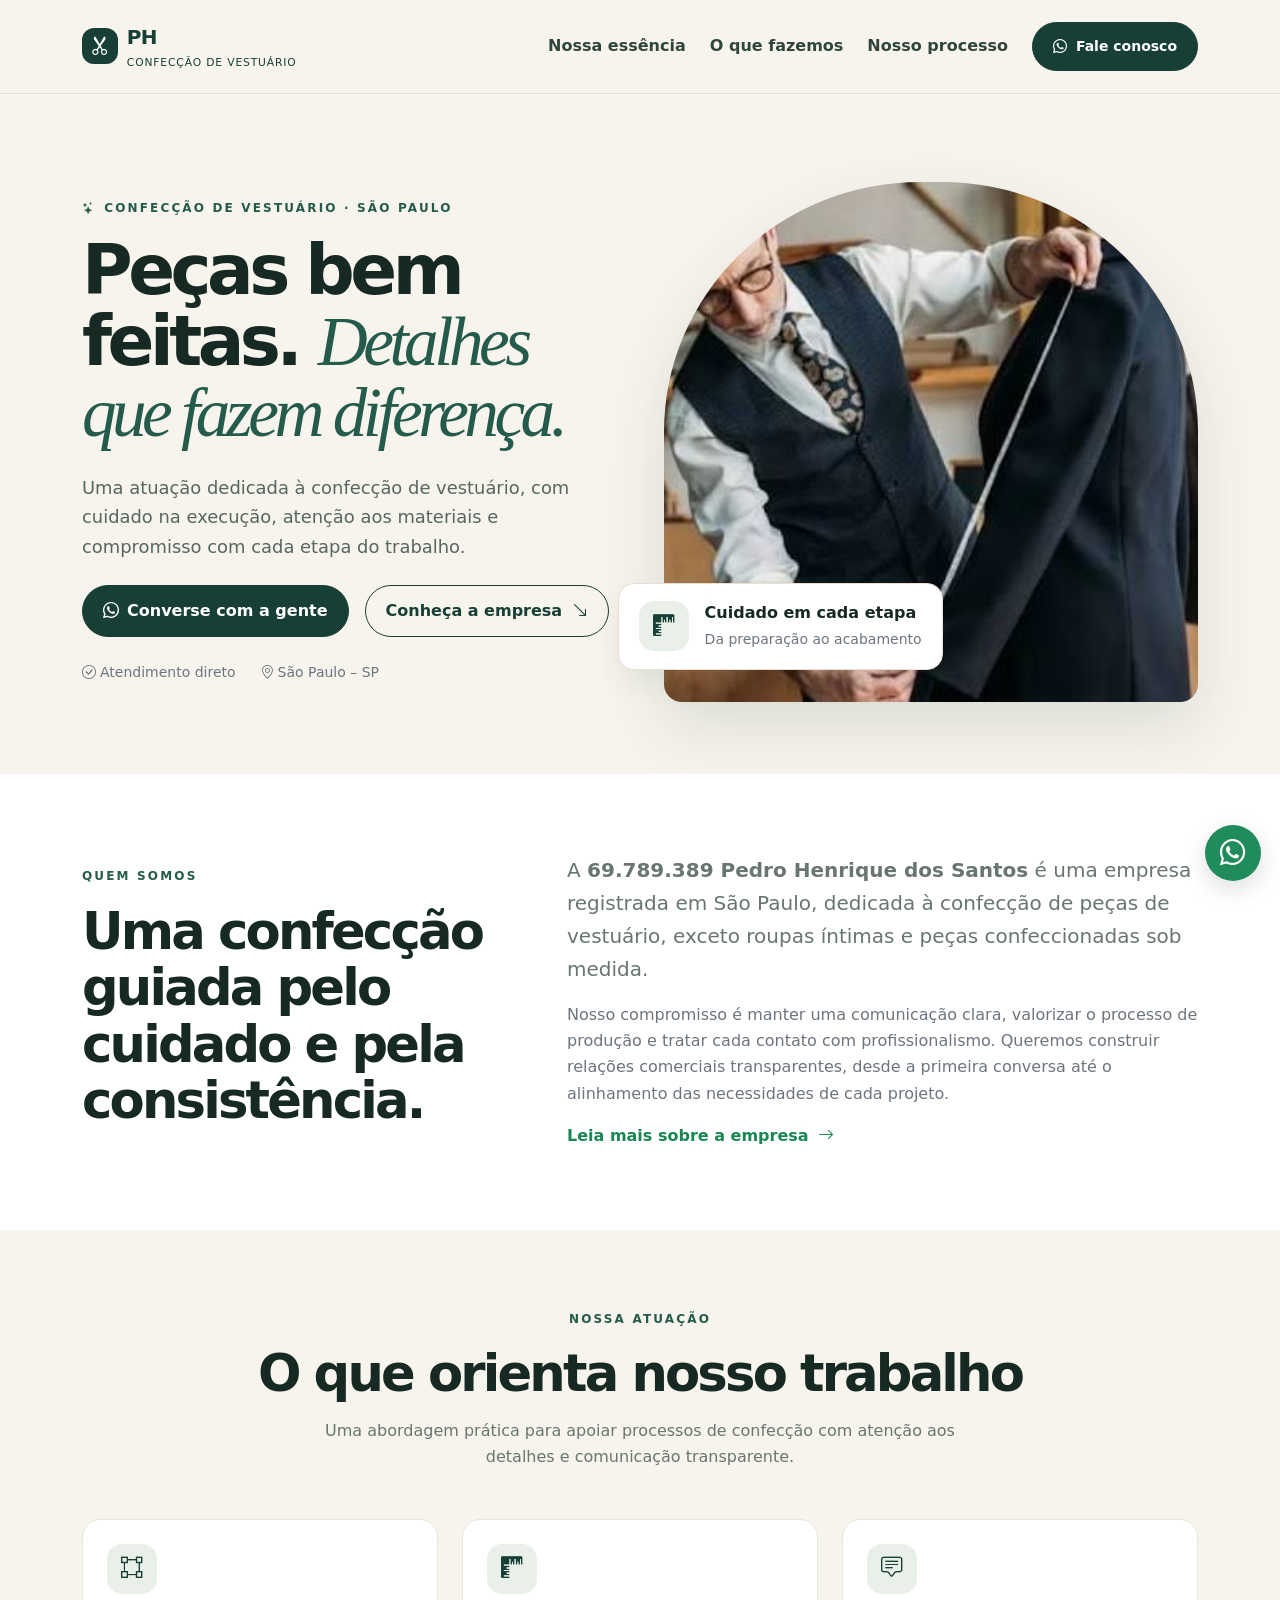
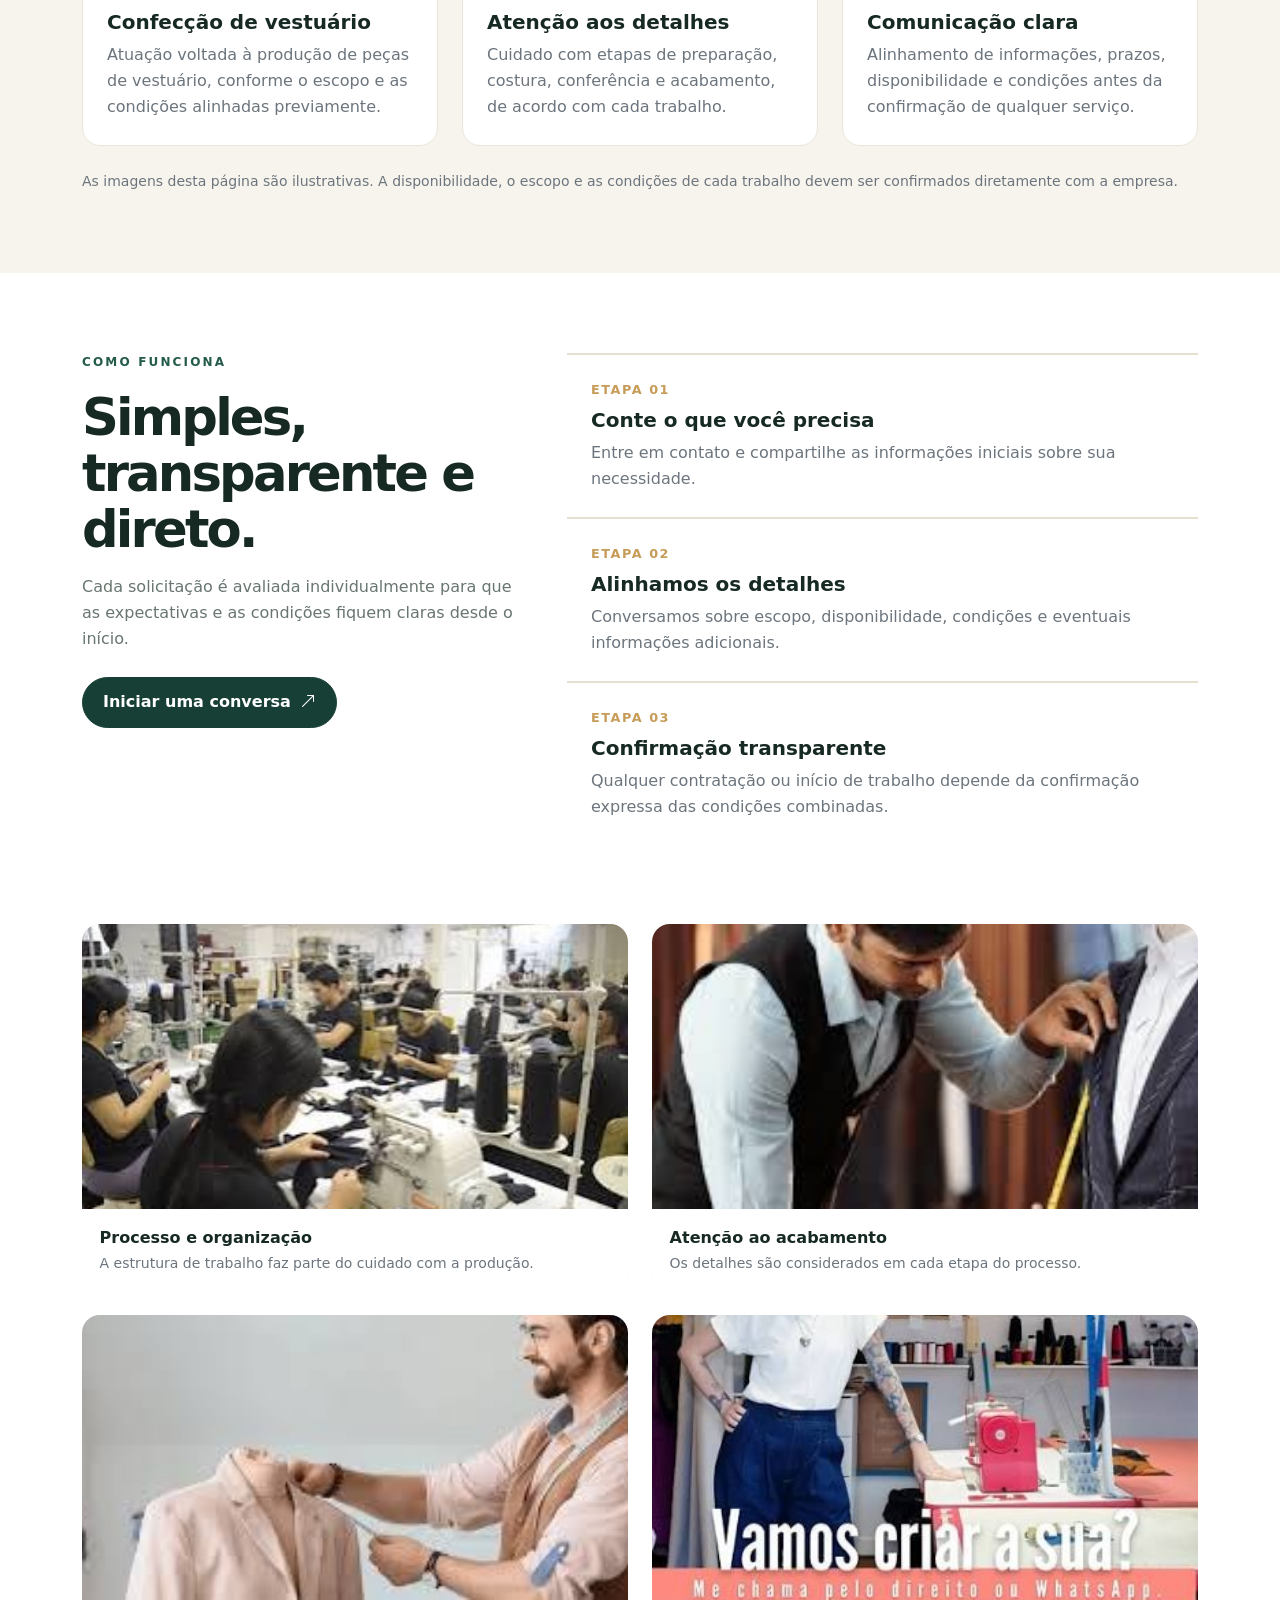
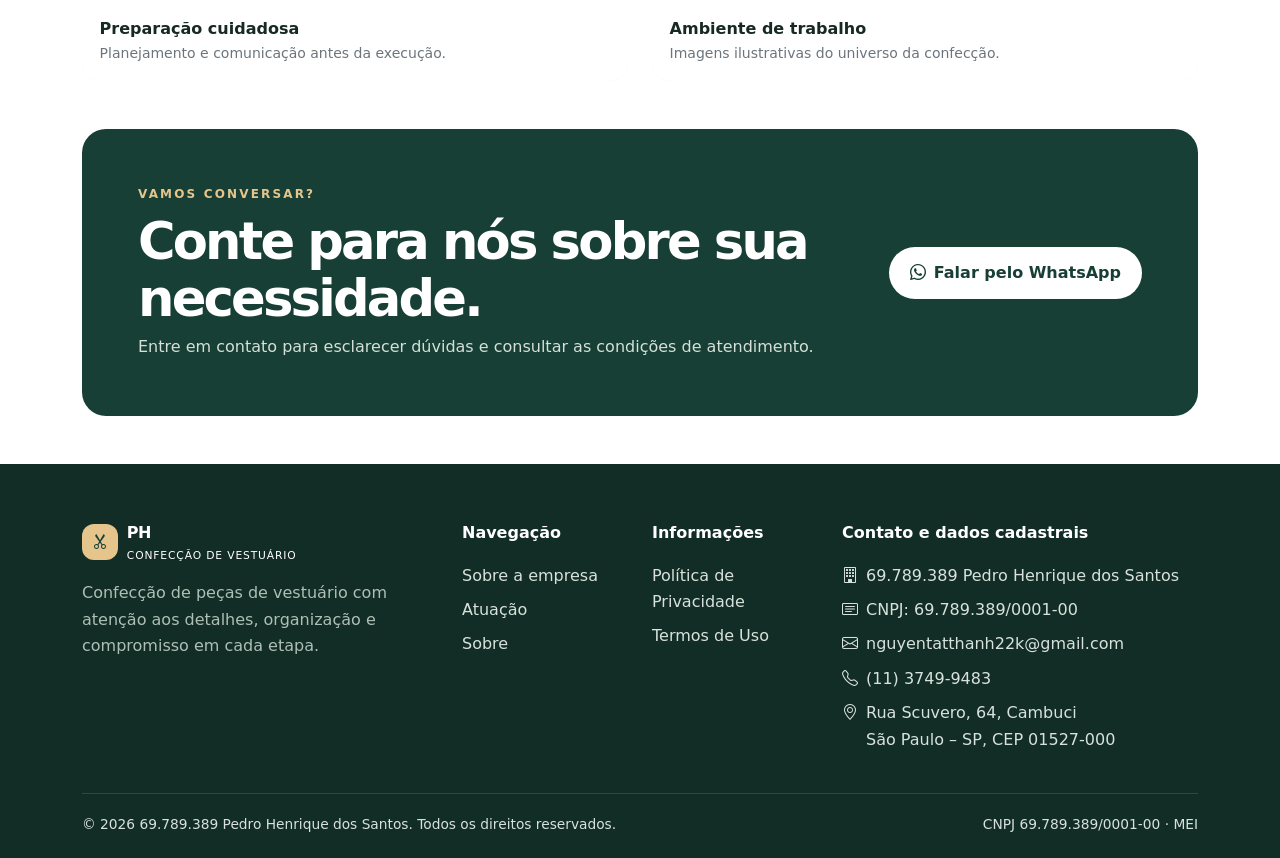
<file: index.html>
<!doctype html>
<html lang="pt-BR"><head><meta charset="utf-8"><meta name="viewport" content="width=device-width, initial-scale=1">
<meta name="description" content="69.789.389 Pedro Henrique dos Santos — confecção de peças de vestuário em São Paulo, SP. Conheça nossa atuação e entre em contato.">
<meta name="theme-color" content="#173f35"><title>PH Confecção de Vestuário | São Paulo</title>
<link href="https://cdn.jsdelivr.net/npm/bootstrap@5.3.3/dist/css/bootstrap.min.css" rel="stylesheet">
<link href="https://cdn.jsdelivr.net/npm/bootstrap-icons@1.11.3/font/bootstrap-icons.min.css" rel="stylesheet"><link href="styles.css" rel="stylesheet"></head><body>

<nav class="navbar navbar-expand-lg sticky-top">
 <div class="container py-2">
  <a class="navbar-brand d-flex align-items-center" href="index.html"><span class="brand-mark"><i class="bi bi-scissors"></i></span><span>PH <span class="d-block small fw-normal" style="font-size:.67rem;letter-spacing:.08em">CONFECÇÃO DE VESTUÁRIO</span></span></a>
  <button class="navbar-toggler" type="button" data-bs-toggle="collapse" data-bs-target="#mainNav" aria-controls="mainNav" aria-expanded="false" aria-label="Abrir menu"><span class="navbar-toggler-icon"></span></button>
  <div class="collapse navbar-collapse" id="mainNav"><ul class="navbar-nav ms-auto align-items-lg-center gap-lg-2">
   <li class="nav-item"><a class="nav-link" href="index.html#sobre">Nossa essência</a></li><li class="nav-item"><a class="nav-link" href="index.html#servicos">O que fazemos</a></li><li class="nav-item"><a class="nav-link" href="index.html#processo">Nosso processo</a></li><li class="nav-item ms-lg-2"><a class="btn btn-forest btn-sm" href="https://wa.me/551137499483" target="_blank" rel="noopener"><i class="bi bi-whatsapp me-1"></i> Fale conosco</a></li>
  </ul></div>
 </div>
</nav>

<main>
<section class="hero"><div class="container"><div class="row align-items-center g-5">
 <div class="col-lg-6"><div class="eyebrow mb-3"><i class="bi bi-stars me-2"></i>Confecção de vestuário · São Paulo</div>
 <h1>Peças bem feitas. <em>Detalhes que fazem diferença.</em></h1>
 <p class="hero-copy mt-4 mb-4">Uma atuação dedicada à confecção de vestuário, com cuidado na execução, atenção aos materiais e compromisso com cada etapa do trabalho.</p>
 <div class="d-flex flex-wrap gap-3"><a href="https://wa.me/551137499483" target="_blank" rel="noopener" class="btn btn-forest"><i class="bi bi-whatsapp me-2"></i>Converse com a gente</a><a href="#sobre" class="btn btn-outline-forest">Conheça a empresa <i class="bi bi-arrow-down-right ms-1"></i></a></div>
 <div class="d-flex flex-wrap gap-4 mt-4 small text-secondary"><span><i class="bi bi-check-circle me-1"></i>Atendimento direto</span><span><i class="bi bi-geo-alt me-1"></i>São Paulo – SP</span></div></div>
 <div class="col-lg-6 position-relative"><img class="hero-image" src="assets/alfaiate-calca.jpg" alt="Profissional avaliando o caimento de uma peça de vestuário"><div class="hero-badge"><div class="d-flex align-items-center gap-3"><span class="icon-box mb-0"><i class="bi bi-rulers"></i></span><div><strong class="d-block">Cuidado em cada etapa</strong><small class="text-secondary">Da preparação ao acabamento</small></div></div></div></div>
</div></div></section>
<section class="section-pad" id="sobre"><div class="container"><div class="row align-items-center g-5">
 <div class="col-lg-5"><div class="eyebrow mb-3">Quem somos</div><h2 class="section-title">Uma confecção guiada pelo cuidado e pela consistência.</h2></div>
 <div class="col-lg-7"><p class="section-intro fs-5">A <strong>69.789.389 Pedro Henrique dos Santos</strong> é uma empresa registrada em São Paulo, dedicada à confecção de peças de vestuário, exceto roupas íntimas e peças confeccionadas sob medida.</p><p class="text-secondary">Nosso compromisso é manter uma comunicação clara, valorizar o processo de produção e tratar cada contato com profissionalismo. Queremos construir relações comerciais transparentes, desde a primeira conversa até o alinhamento das necessidades de cada projeto.</p><a href="sobre.html" class="link-success fw-bold text-decoration-none">Leia mais sobre a empresa <i class="bi bi-arrow-right ms-1"></i></a></div>
</div></div></section>
<section class="section-pad soft-bg" id="servicos"><div class="container"><div class="text-center mx-auto mb-5"><div class="eyebrow mb-3">Nossa atuação</div><h2 class="section-title">O que orienta nosso trabalho</h2><p class="section-intro mx-auto mt-3">Uma abordagem prática para apoiar processos de confecção com atenção aos detalhes e comunicação transparente.</p></div>
 <div class="row g-4">
  <div class="col-md-6 col-lg-4"><div class="feature-card"><div class="icon-box"><i class="bi bi-bounding-box"></i></div><h3 class="h5 fw-bold">Confecção de vestuário</h3><p class="text-secondary mb-0">Atuação voltada à produção de peças de vestuário, conforme o escopo e as condições alinhadas previamente.</p></div></div>
  <div class="col-md-6 col-lg-4"><div class="feature-card"><div class="icon-box"><i class="bi bi-rulers"></i></div><h3 class="h5 fw-bold">Atenção aos detalhes</h3><p class="text-secondary mb-0">Cuidado com etapas de preparação, costura, conferência e acabamento, de acordo com cada trabalho.</p></div></div>
  <div class="col-md-6 col-lg-4"><div class="feature-card"><div class="icon-box"><i class="bi bi-chat-square-text"></i></div><h3 class="h5 fw-bold">Comunicação clara</h3><p class="text-secondary mb-0">Alinhamento de informações, prazos, disponibilidade e condições antes da confirmação de qualquer serviço.</p></div></div>
 </div>
 <p class="small text-secondary mt-4 mb-0">As imagens desta página são ilustrativas. A disponibilidade, o escopo e as condições de cada trabalho devem ser confirmados diretamente com a empresa.</p>
</div></section>
<section class="section-pad" id="processo"><div class="container"><div class="row g-5"><div class="col-lg-5"><div class="eyebrow mb-3">Como funciona</div><h2 class="section-title">Simples, transparente e direto.</h2><p class="section-intro mt-3">Cada solicitação é avaliada individualmente para que as expectativas e as condições fiquem claras desde o início.</p><a class="btn btn-forest mt-2" href="https://wa.me/551137499483" target="_blank" rel="noopener">Iniciar uma conversa <i class="bi bi-arrow-up-right ms-1"></i></a></div>
 <div class="col-lg-7"><div class="process-card"><div class="process-number">ETAPA 01</div><h3 class="h5 fw-bold mt-2">Conte o que você precisa</h3><p class="text-secondary mb-0">Entre em contato e compartilhe as informações iniciais sobre sua necessidade.</p></div><div class="process-card"><div class="process-number">ETAPA 02</div><h3 class="h5 fw-bold mt-2">Alinhamos os detalhes</h3><p class="text-secondary mb-0">Conversamos sobre escopo, disponibilidade, condições e eventuais informações adicionais.</p></div><div class="process-card"><div class="process-number">ETAPA 03</div><h3 class="h5 fw-bold mt-2">Confirmação transparente</h3><p class="text-secondary mb-0">Qualquer contratação ou início de trabalho depende da confirmação expressa das condições combinadas.</p></div></div>
</div></div></section>
<section class="pb-5"><div class="container"><div class="row g-4">
 <div class="col-md-6"><div class="photo-card"><img src="assets/oficina-costura.jpg" alt="Ambiente de produção com máquinas de costura" loading="lazy"><div class="photo-caption"><strong>Processo e organização</strong><div class="small text-secondary">A estrutura de trabalho faz parte do cuidado com a produção.</div></div></div></div>
 <div class="col-md-6"><div class="photo-card"><img src="assets/acabamento-terno.jpg" alt="Profissional conferindo detalhes de uma peça de roupa" loading="lazy"><div class="photo-caption"><strong>Atenção ao acabamento</strong><div class="small text-secondary">Os detalhes são considerados em cada etapa do processo.</div></div></div></div>
 <div class="col-md-6"><div class="photo-card"><img src="assets/modelagem-vestuario.jpg" alt="Profissional preparando uma peça de vestuário" loading="lazy"><div class="photo-caption"><strong>Preparação cuidadosa</strong><div class="small text-secondary">Planejamento e comunicação antes da execução.</div></div></div></div>
 <div class="col-md-6"><div class="photo-card"><img src="assets/atelier-vestuario.jpg" alt="Ateliê de confecção e equipamentos de costura" loading="lazy"><div class="photo-caption"><strong>Ambiente de trabalho</strong><div class="small text-secondary">Imagens ilustrativas do universo da confecção.</div></div></div></div>
</div></div></section>
<section class="pb-5"><div class="container"><div class="cta-band d-lg-flex align-items-center justify-content-between gap-4"><div><div class="eyebrow mb-2" style="color:#e5c58b">Vamos conversar?</div><h2 class="section-title text-white mb-2">Conte para nós sobre sua necessidade.</h2><p class="mb-0">Entre em contato para esclarecer dúvidas e consultar as condições de atendimento.</p></div><div class="mt-4 mt-lg-0 flex-shrink-0"><a class="btn" href="https://wa.me/551137499483" target="_blank" rel="noopener"><i class="bi bi-whatsapp me-2"></i>Falar pelo WhatsApp</a></div></div></div></section>
</main>

<footer class="footer">
 <div class="container">
  <div class="row g-4">
   <div class="col-lg-4"><a class="navbar-brand text-white d-flex align-items-center mb-3" href="index.html"><span class="brand-mark" style="background:#e5c58b;color:#173f35"><i class="bi bi-scissors"></i></span><span class="text-white">PH <span class="d-block small fw-normal" style="font-size:.67rem;letter-spacing:.08em">CONFECÇÃO DE VESTUÁRIO</span></span></a><p class="muted">Confecção de peças de vestuário com atenção aos detalhes, organização e compromisso em cada etapa.</p></div>
   <div class="col-6 col-lg-2"><div class="footer-heading mb-3">Navegação</div><p class="mb-2"><a href="index.html#sobre">Sobre a empresa</a></p><p class="mb-2"><a href="index.html#servicos">Atuação</a></p><p class="mb-2"><a href="sobre.html">Sobre</a></p></div>
   <div class="col-6 col-lg-2"><div class="footer-heading mb-3">Informações</div><p class="mb-2"><a href="politica-privacidade.html">Política de Privacidade</a></p><p class="mb-2"><a href="termos-de-uso.html">Termos de Uso</a></p></div>
   <div class="col-lg-4"><div class="footer-heading mb-3">Contato e dados cadastrais</div>
    <p class="mb-2"><i class="bi bi-building me-2"></i>69.789.389 Pedro Henrique dos Santos</p>
    <p class="mb-2"><i class="bi bi-card-text me-2"></i>CNPJ: 69.789.389/0001-00</p>
    <p class="mb-2"><i class="bi bi-envelope me-2"></i><a href="mailto:nguyentatthanh22k@gmail.com">nguyentatthanh22k@gmail.com</a></p>
    <p class="mb-2"><i class="bi bi-telephone me-2"></i><a href="tel:+551137499483">(11) 3749-9483</a></p>
    <p class="mb-0"><i class="bi bi-geo-alt me-2"></i>Rua Scuvero, 64, Cambuci<br><span class="ms-4">São Paulo – SP, CEP 01527-000</span></p>
   </div>
  </div>
  <div class="footer-bottom d-flex flex-column flex-md-row justify-content-between gap-2"><span>© 2026 69.789.389 Pedro Henrique dos Santos. Todos os direitos reservados.</span><span>CNPJ 69.789.389/0001-00 · MEI</span></div>
 </div>
</footer>
<a class="whatsapp-float" href="https://wa.me/551137499483" target="_blank" rel="noopener" aria-label="Entrar em contato pelo WhatsApp"><i class="bi bi-whatsapp"></i></a>
<script src="https://cdn.jsdelivr.net/npm/bootstrap@5.3.3/dist/js/bootstrap.bundle.min.js"></script></body></html>
</file>
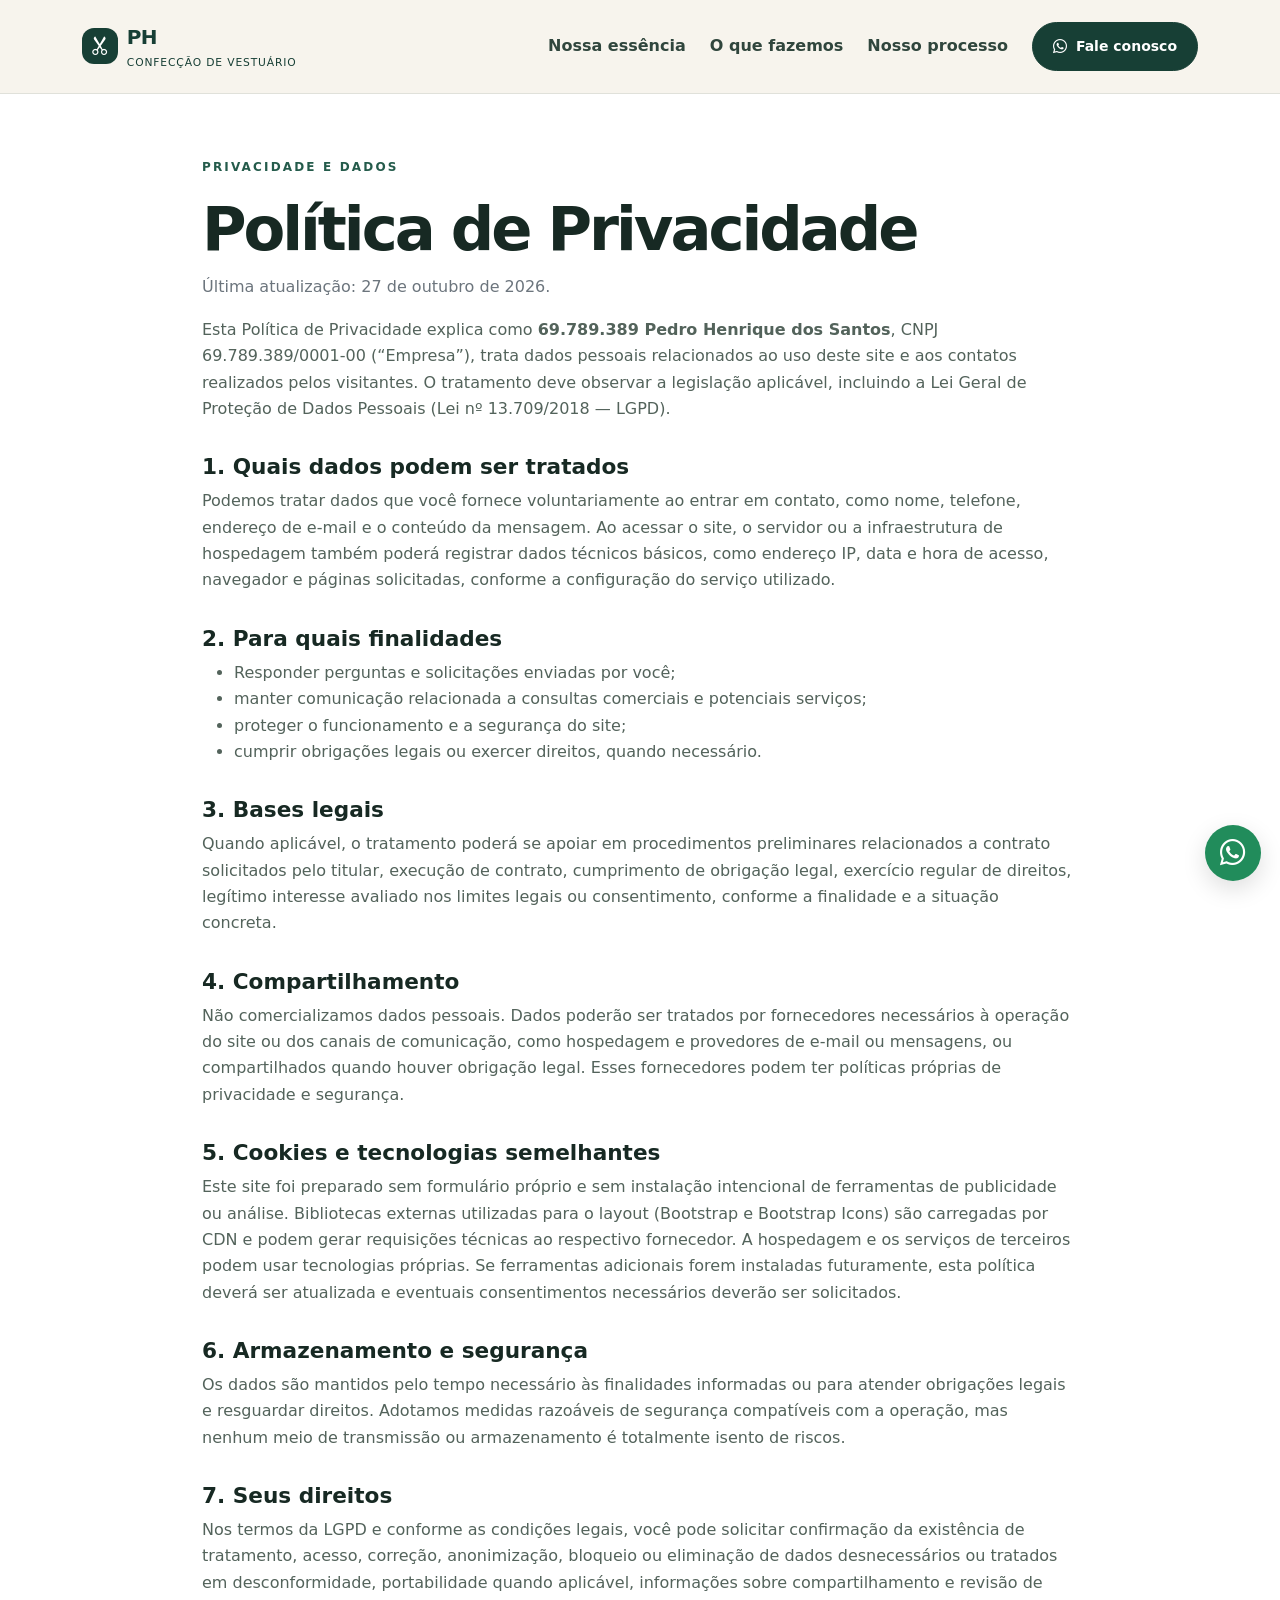
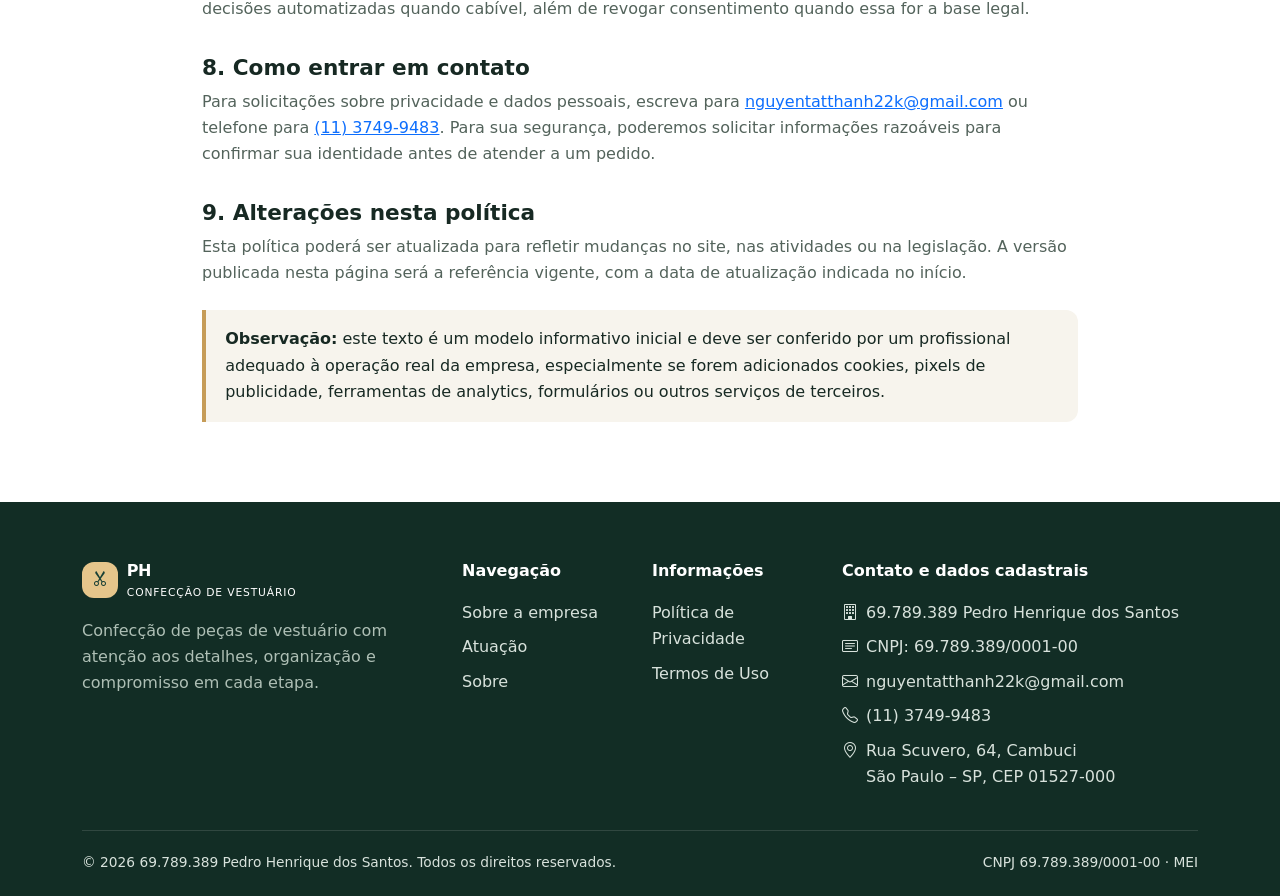
<file: politica-privacidade.html>
<!doctype html>
<html lang="pt-BR"><head><meta charset="utf-8"><meta name="viewport" content="width=device-width, initial-scale=1">
<meta name="description" content="69.789.389 Pedro Henrique dos Santos — confecção de peças de vestuário em São Paulo, SP. Conheça nossa atuação e entre em contato.">
<meta name="theme-color" content="#173f35"><title>Política de Privacidade | PH Confecção de Vestuário</title>
<link href="https://cdn.jsdelivr.net/npm/bootstrap@5.3.3/dist/css/bootstrap.min.css" rel="stylesheet">
<link href="https://cdn.jsdelivr.net/npm/bootstrap-icons@1.11.3/font/bootstrap-icons.min.css" rel="stylesheet"><link href="styles.css" rel="stylesheet"></head><body>

<nav class="navbar navbar-expand-lg sticky-top">
 <div class="container py-2">
  <a class="navbar-brand d-flex align-items-center" href="index.html"><span class="brand-mark"><i class="bi bi-scissors"></i></span><span>PH <span class="d-block small fw-normal" style="font-size:.67rem;letter-spacing:.08em">CONFECÇÃO DE VESTUÁRIO</span></span></a>
  <button class="navbar-toggler" type="button" data-bs-toggle="collapse" data-bs-target="#mainNav" aria-controls="mainNav" aria-expanded="false" aria-label="Abrir menu"><span class="navbar-toggler-icon"></span></button>
  <div class="collapse navbar-collapse" id="mainNav"><ul class="navbar-nav ms-auto align-items-lg-center gap-lg-2">
   <li class="nav-item"><a class="nav-link" href="index.html#sobre">Nossa essência</a></li><li class="nav-item"><a class="nav-link" href="index.html#servicos">O que fazemos</a></li><li class="nav-item"><a class="nav-link" href="index.html#processo">Nosso processo</a></li><li class="nav-item ms-lg-2"><a class="btn btn-forest btn-sm" href="https://wa.me/551137499483" target="_blank" rel="noopener"><i class="bi bi-whatsapp me-1"></i> Fale conosco</a></li>
  </ul></div>
 </div>
</nav>

<main class="legal-main"><div class="container"><div class="eyebrow mb-3">Privacidade e dados</div><h1>Política de Privacidade</h1><p class="text-secondary">Última atualização: 27 de outubro de 2026.</p>
<p>Esta Política de Privacidade explica como <strong>69.789.389 Pedro Henrique dos Santos</strong>, CNPJ 69.789.389/0001-00 (“Empresa”), trata dados pessoais relacionados ao uso deste site e aos contatos realizados pelos visitantes. O tratamento deve observar a legislação aplicável, incluindo a Lei Geral de Proteção de Dados Pessoais (Lei nº 13.709/2018 — LGPD).</p>
<h2>1. Quais dados podem ser tratados</h2><p>Podemos tratar dados que você fornece voluntariamente ao entrar em contato, como nome, telefone, endereço de e-mail e o conteúdo da mensagem. Ao acessar o site, o servidor ou a infraestrutura de hospedagem também poderá registrar dados técnicos básicos, como endereço IP, data e hora de acesso, navegador e páginas solicitadas, conforme a configuração do serviço utilizado.</p>
<h2>2. Para quais finalidades</h2><ul><li>Responder perguntas e solicitações enviadas por você;</li><li>manter comunicação relacionada a consultas comerciais e potenciais serviços;</li><li>proteger o funcionamento e a segurança do site;</li><li>cumprir obrigações legais ou exercer direitos, quando necessário.</li></ul>
<h2>3. Bases legais</h2><p>Quando aplicável, o tratamento poderá se apoiar em procedimentos preliminares relacionados a contrato solicitados pelo titular, execução de contrato, cumprimento de obrigação legal, exercício regular de direitos, legítimo interesse avaliado nos limites legais ou consentimento, conforme a finalidade e a situação concreta.</p>
<h2>4. Compartilhamento</h2><p>Não comercializamos dados pessoais. Dados poderão ser tratados por fornecedores necessários à operação do site ou dos canais de comunicação, como hospedagem e provedores de e-mail ou mensagens, ou compartilhados quando houver obrigação legal. Esses fornecedores podem ter políticas próprias de privacidade e segurança.</p>
<h2>5. Cookies e tecnologias semelhantes</h2><p>Este site foi preparado sem formulário próprio e sem instalação intencional de ferramentas de publicidade ou análise. Bibliotecas externas utilizadas para o layout (Bootstrap e Bootstrap Icons) são carregadas por CDN e podem gerar requisições técnicas ao respectivo fornecedor. A hospedagem e os serviços de terceiros podem usar tecnologias próprias. Se ferramentas adicionais forem instaladas futuramente, esta política deverá ser atualizada e eventuais consentimentos necessários deverão ser solicitados.</p>
<h2>6. Armazenamento e segurança</h2><p>Os dados são mantidos pelo tempo necessário às finalidades informadas ou para atender obrigações legais e resguardar direitos. Adotamos medidas razoáveis de segurança compatíveis com a operação, mas nenhum meio de transmissão ou armazenamento é totalmente isento de riscos.</p>
<h2>7. Seus direitos</h2><p>Nos termos da LGPD e conforme as condições legais, você pode solicitar confirmação da existência de tratamento, acesso, correção, anonimização, bloqueio ou eliminação de dados desnecessários ou tratados em desconformidade, portabilidade quando aplicável, informações sobre compartilhamento e revisão de decisões automatizadas quando cabível, além de revogar consentimento quando essa for a base legal.</p>
<h2>8. Como entrar em contato</h2><p>Para solicitações sobre privacidade e dados pessoais, escreva para <a href="mailto:nguyentatthanh22k@gmail.com">nguyentatthanh22k@gmail.com</a> ou telefone para <a href="tel:+551137499483">(11) 3749-9483</a>. Para sua segurança, poderemos solicitar informações razoáveis para confirmar sua identidade antes de atender a um pedido.</p>
<h2>9. Alterações nesta política</h2><p>Esta política poderá ser atualizada para refletir mudanças no site, nas atividades ou na legislação. A versão publicada nesta página será a referência vigente, com a data de atualização indicada no início.</p>
<div class="notice mt-4"><strong>Observação:</strong> este texto é um modelo informativo inicial e deve ser conferido por um profissional adequado à operação real da empresa, especialmente se forem adicionados cookies, pixels de publicidade, ferramentas de analytics, formulários ou outros serviços de terceiros.</div>
</div></main>

<footer class="footer">
 <div class="container">
  <div class="row g-4">
   <div class="col-lg-4"><a class="navbar-brand text-white d-flex align-items-center mb-3" href="index.html"><span class="brand-mark" style="background:#e5c58b;color:#173f35"><i class="bi bi-scissors"></i></span><span class="text-white">PH <span class="d-block small fw-normal" style="font-size:.67rem;letter-spacing:.08em">CONFECÇÃO DE VESTUÁRIO</span></span></a><p class="muted">Confecção de peças de vestuário com atenção aos detalhes, organização e compromisso em cada etapa.</p></div>
   <div class="col-6 col-lg-2"><div class="footer-heading mb-3">Navegação</div><p class="mb-2"><a href="index.html#sobre">Sobre a empresa</a></p><p class="mb-2"><a href="index.html#servicos">Atuação</a></p><p class="mb-2"><a href="sobre.html">Sobre</a></p></div>
   <div class="col-6 col-lg-2"><div class="footer-heading mb-3">Informações</div><p class="mb-2"><a href="politica-privacidade.html">Política de Privacidade</a></p><p class="mb-2"><a href="termos-de-uso.html">Termos de Uso</a></p></div>
   <div class="col-lg-4"><div class="footer-heading mb-3">Contato e dados cadastrais</div>
    <p class="mb-2"><i class="bi bi-building me-2"></i>69.789.389 Pedro Henrique dos Santos</p>
    <p class="mb-2"><i class="bi bi-card-text me-2"></i>CNPJ: 69.789.389/0001-00</p>
    <p class="mb-2"><i class="bi bi-envelope me-2"></i><a href="mailto:nguyentatthanh22k@gmail.com">nguyentatthanh22k@gmail.com</a></p>
    <p class="mb-2"><i class="bi bi-telephone me-2"></i><a href="tel:+551137499483">(11) 3749-9483</a></p>
    <p class="mb-0"><i class="bi bi-geo-alt me-2"></i>Rua Scuvero, 64, Cambuci<br><span class="ms-4">São Paulo – SP, CEP 01527-000</span></p>
   </div>
  </div>
  <div class="footer-bottom d-flex flex-column flex-md-row justify-content-between gap-2"><span>© 2026 69.789.389 Pedro Henrique dos Santos. Todos os direitos reservados.</span><span>CNPJ 69.789.389/0001-00 · MEI</span></div>
 </div>
</footer>
<a class="whatsapp-float" href="https://wa.me/551137499483" target="_blank" rel="noopener" aria-label="Entrar em contato pelo WhatsApp"><i class="bi bi-whatsapp"></i></a>
<script src="https://cdn.jsdelivr.net/npm/bootstrap@5.3.3/dist/js/bootstrap.bundle.min.js"></script></body></html>
</file>
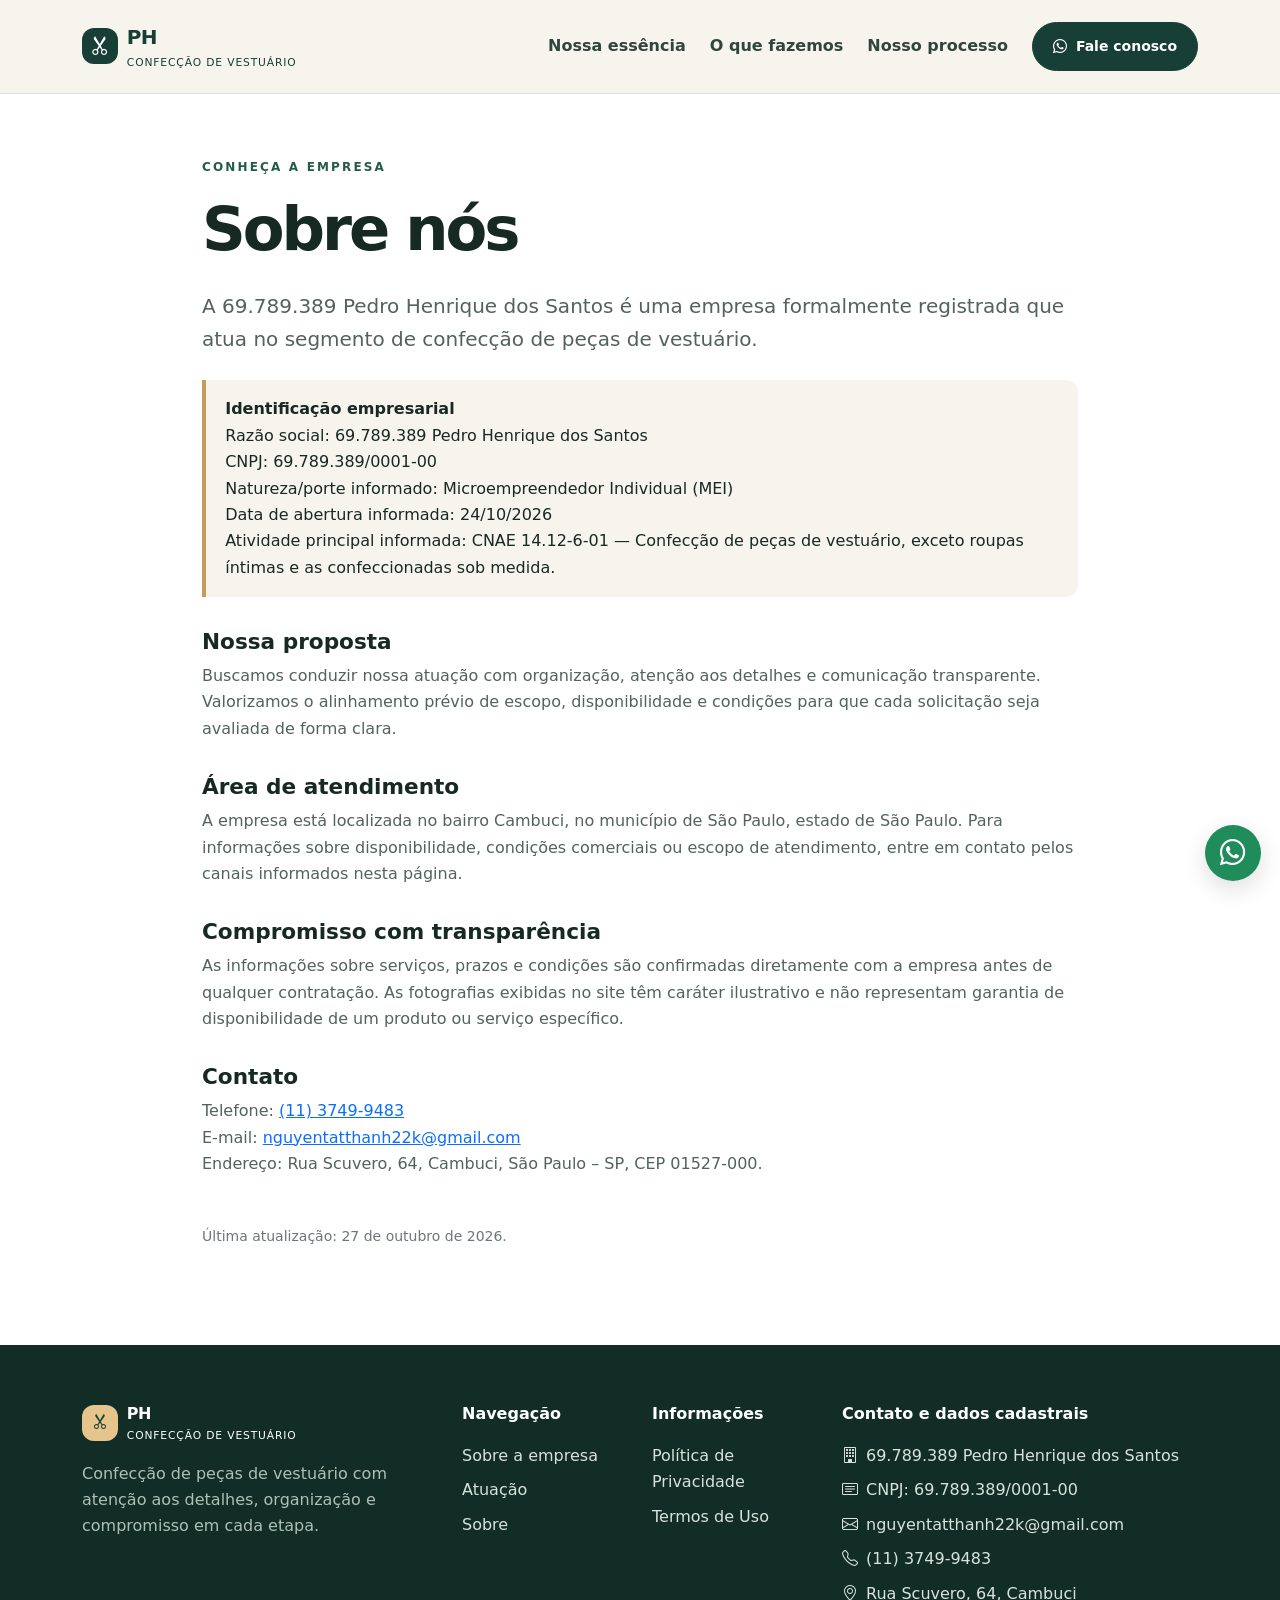
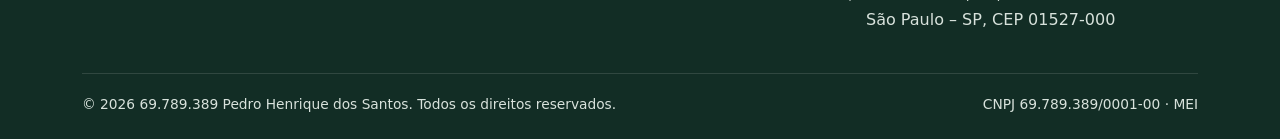
<file: sobre.html>
<!doctype html>
<html lang="pt-BR"><head><meta charset="utf-8"><meta name="viewport" content="width=device-width, initial-scale=1">
<meta name="description" content="69.789.389 Pedro Henrique dos Santos — confecção de peças de vestuário em São Paulo, SP. Conheça nossa atuação e entre em contato.">
<meta name="theme-color" content="#173f35"><title>Sobre a Empresa | PH Confecção de Vestuário</title>
<link href="https://cdn.jsdelivr.net/npm/bootstrap@5.3.3/dist/css/bootstrap.min.css" rel="stylesheet">
<link href="https://cdn.jsdelivr.net/npm/bootstrap-icons@1.11.3/font/bootstrap-icons.min.css" rel="stylesheet"><link href="styles.css" rel="stylesheet"></head><body>

<nav class="navbar navbar-expand-lg sticky-top">
 <div class="container py-2">
  <a class="navbar-brand d-flex align-items-center" href="index.html"><span class="brand-mark"><i class="bi bi-scissors"></i></span><span>PH <span class="d-block small fw-normal" style="font-size:.67rem;letter-spacing:.08em">CONFECÇÃO DE VESTUÁRIO</span></span></a>
  <button class="navbar-toggler" type="button" data-bs-toggle="collapse" data-bs-target="#mainNav" aria-controls="mainNav" aria-expanded="false" aria-label="Abrir menu"><span class="navbar-toggler-icon"></span></button>
  <div class="collapse navbar-collapse" id="mainNav"><ul class="navbar-nav ms-auto align-items-lg-center gap-lg-2">
   <li class="nav-item"><a class="nav-link" href="index.html#sobre">Nossa essência</a></li><li class="nav-item"><a class="nav-link" href="index.html#servicos">O que fazemos</a></li><li class="nav-item"><a class="nav-link" href="index.html#processo">Nosso processo</a></li><li class="nav-item ms-lg-2"><a class="btn btn-forest btn-sm" href="https://wa.me/551137499483" target="_blank" rel="noopener"><i class="bi bi-whatsapp me-1"></i> Fale conosco</a></li>
  </ul></div>
 </div>
</nav>

<main class="legal-main"><div class="container"><div class="eyebrow mb-3">Conheça a empresa</div><h1>Sobre nós</h1><p class="fs-5 mt-4">A 69.789.389 Pedro Henrique dos Santos é uma empresa formalmente registrada que atua no segmento de confecção de peças de vestuário.</p>
<div class="notice my-4"><strong>Identificação empresarial</strong><br>Razão social: 69.789.389 Pedro Henrique dos Santos<br>CNPJ: 69.789.389/0001-00<br>Natureza/porte informado: Microempreendedor Individual (MEI)<br>Data de abertura informada: 24/10/2026<br>Atividade principal informada: CNAE 14.12-6-01 — Confecção de peças de vestuário, exceto roupas íntimas e as confeccionadas sob medida.</div>
<h2>Nossa proposta</h2><p>Buscamos conduzir nossa atuação com organização, atenção aos detalhes e comunicação transparente. Valorizamos o alinhamento prévio de escopo, disponibilidade e condições para que cada solicitação seja avaliada de forma clara.</p>
<h2>Área de atendimento</h2><p>A empresa está localizada no bairro Cambuci, no município de São Paulo, estado de São Paulo. Para informações sobre disponibilidade, condições comerciais ou escopo de atendimento, entre em contato pelos canais informados nesta página.</p>
<h2>Compromisso com transparência</h2><p>As informações sobre serviços, prazos e condições são confirmadas diretamente com a empresa antes de qualquer contratação. As fotografias exibidas no site têm caráter ilustrativo e não representam garantia de disponibilidade de um produto ou serviço específico.</p>
<h2>Contato</h2><p>Telefone: <a href="tel:+551137499483">(11) 3749-9483</a><br>E-mail: <a href="mailto:nguyentatthanh22k@gmail.com">nguyentatthanh22k@gmail.com</a><br>Endereço: Rua Scuvero, 64, Cambuci, São Paulo – SP, CEP 01527-000.</p>
<p class="small text-secondary mt-5">Última atualização: 27 de outubro de 2026.</p></div></main>

<footer class="footer">
 <div class="container">
  <div class="row g-4">
   <div class="col-lg-4"><a class="navbar-brand text-white d-flex align-items-center mb-3" href="index.html"><span class="brand-mark" style="background:#e5c58b;color:#173f35"><i class="bi bi-scissors"></i></span><span class="text-white">PH <span class="d-block small fw-normal" style="font-size:.67rem;letter-spacing:.08em">CONFECÇÃO DE VESTUÁRIO</span></span></a><p class="muted">Confecção de peças de vestuário com atenção aos detalhes, organização e compromisso em cada etapa.</p></div>
   <div class="col-6 col-lg-2"><div class="footer-heading mb-3">Navegação</div><p class="mb-2"><a href="index.html#sobre">Sobre a empresa</a></p><p class="mb-2"><a href="index.html#servicos">Atuação</a></p><p class="mb-2"><a href="sobre.html">Sobre</a></p></div>
   <div class="col-6 col-lg-2"><div class="footer-heading mb-3">Informações</div><p class="mb-2"><a href="politica-privacidade.html">Política de Privacidade</a></p><p class="mb-2"><a href="termos-de-uso.html">Termos de Uso</a></p></div>
   <div class="col-lg-4"><div class="footer-heading mb-3">Contato e dados cadastrais</div>
    <p class="mb-2"><i class="bi bi-building me-2"></i>69.789.389 Pedro Henrique dos Santos</p>
    <p class="mb-2"><i class="bi bi-card-text me-2"></i>CNPJ: 69.789.389/0001-00</p>
    <p class="mb-2"><i class="bi bi-envelope me-2"></i><a href="mailto:nguyentatthanh22k@gmail.com">nguyentatthanh22k@gmail.com</a></p>
    <p class="mb-2"><i class="bi bi-telephone me-2"></i><a href="tel:+551137499483">(11) 3749-9483</a></p>
    <p class="mb-0"><i class="bi bi-geo-alt me-2"></i>Rua Scuvero, 64, Cambuci<br><span class="ms-4">São Paulo – SP, CEP 01527-000</span></p>
   </div>
  </div>
  <div class="footer-bottom d-flex flex-column flex-md-row justify-content-between gap-2"><span>© 2026 69.789.389 Pedro Henrique dos Santos. Todos os direitos reservados.</span><span>CNPJ 69.789.389/0001-00 · MEI</span></div>
 </div>
</footer>
<a class="whatsapp-float" href="https://wa.me/551137499483" target="_blank" rel="noopener" aria-label="Entrar em contato pelo WhatsApp"><i class="bi bi-whatsapp"></i></a>
<script src="https://cdn.jsdelivr.net/npm/bootstrap@5.3.3/dist/js/bootstrap.bundle.min.js"></script></body></html>
</file>
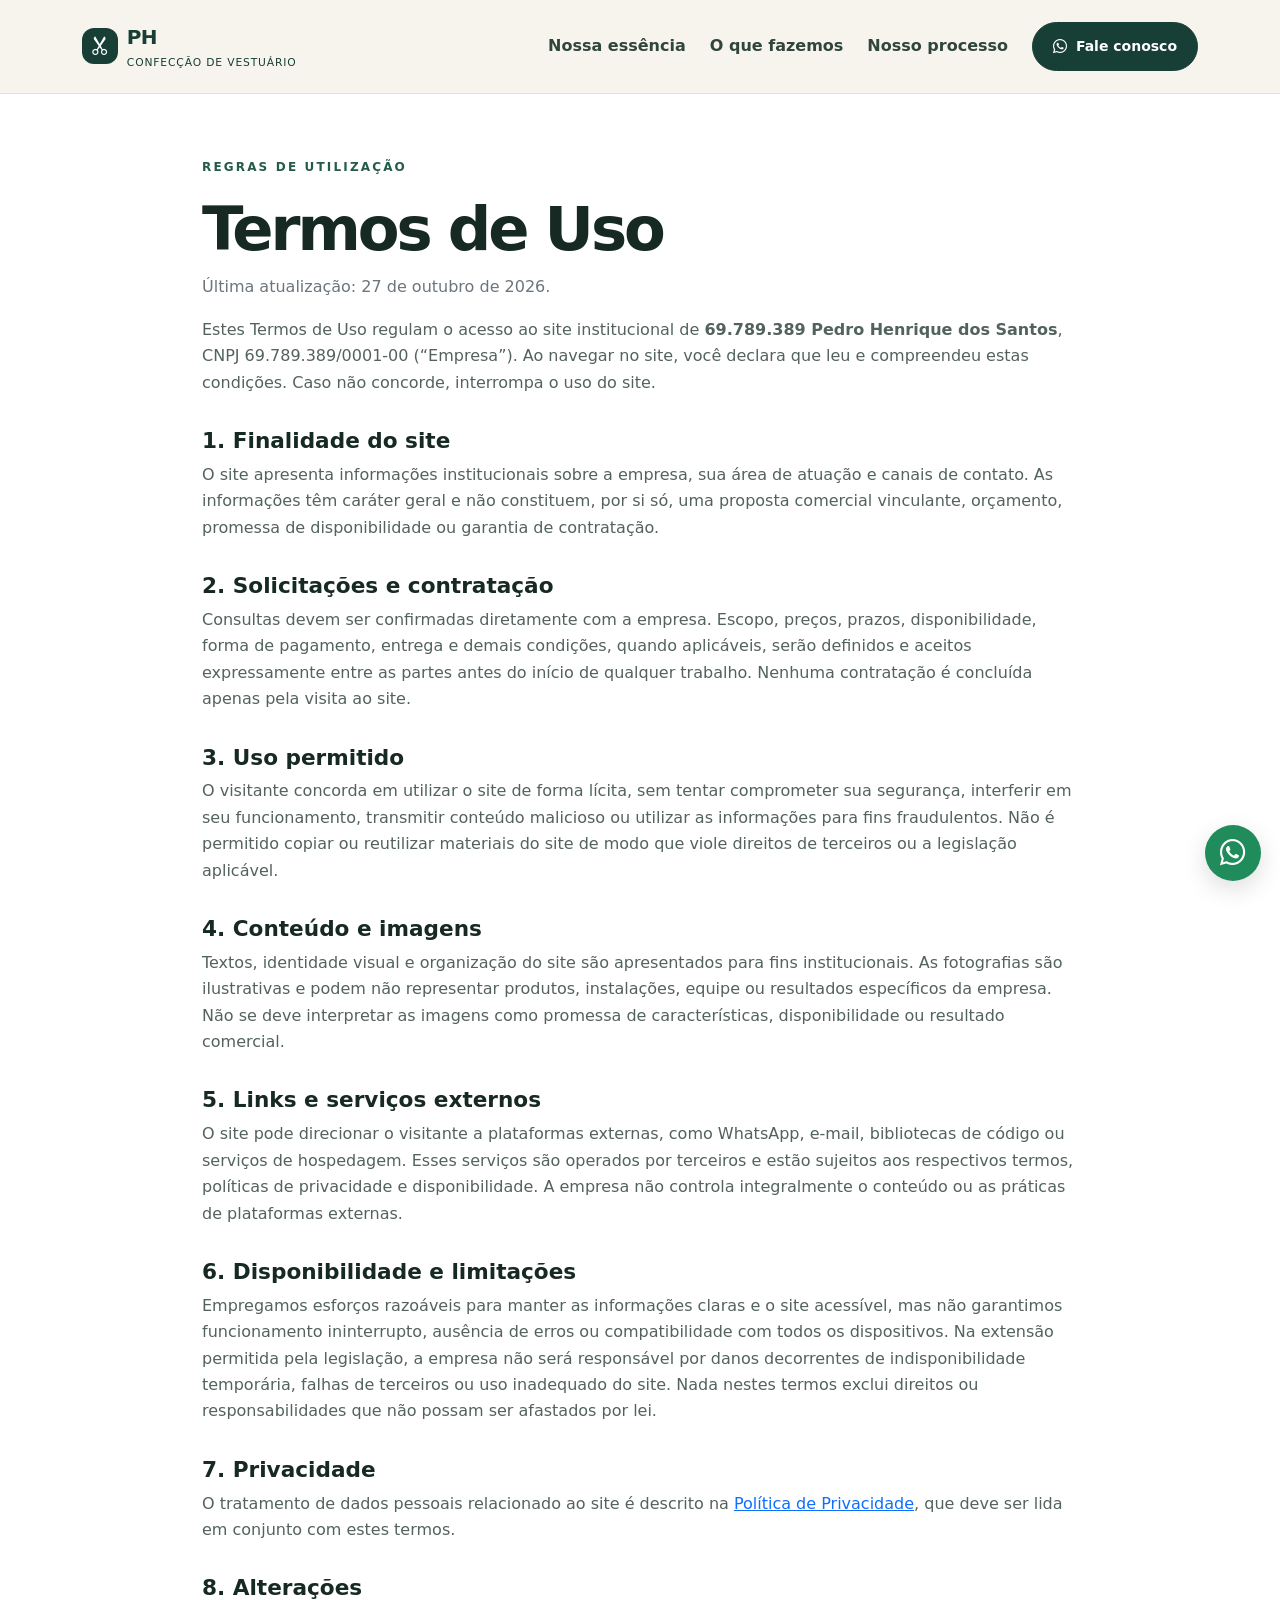
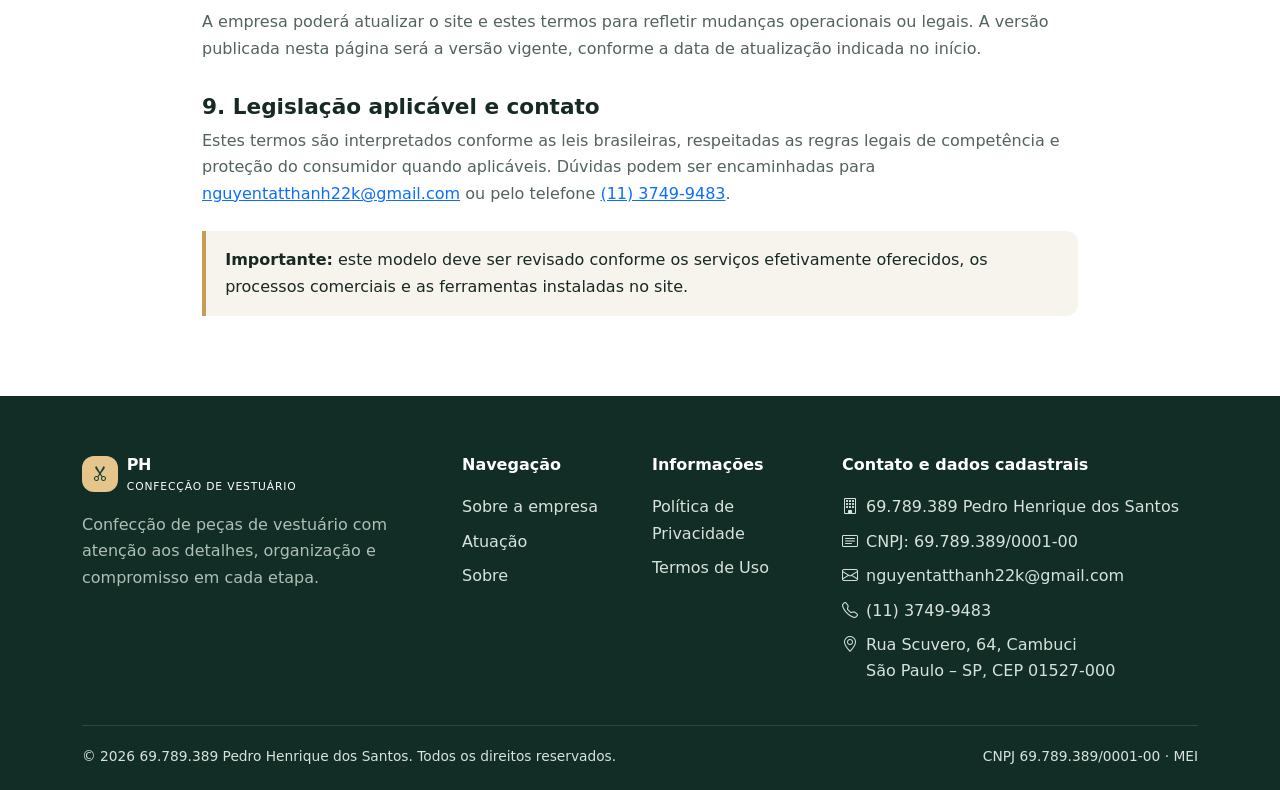
<file: termos-de-uso.html>
<!doctype html>
<html lang="pt-BR"><head><meta charset="utf-8"><meta name="viewport" content="width=device-width, initial-scale=1">
<meta name="description" content="69.789.389 Pedro Henrique dos Santos — confecção de peças de vestuário em São Paulo, SP. Conheça nossa atuação e entre em contato.">
<meta name="theme-color" content="#173f35"><title>Termos de Uso | PH Confecção de Vestuário</title>
<link href="https://cdn.jsdelivr.net/npm/bootstrap@5.3.3/dist/css/bootstrap.min.css" rel="stylesheet">
<link href="https://cdn.jsdelivr.net/npm/bootstrap-icons@1.11.3/font/bootstrap-icons.min.css" rel="stylesheet"><link href="styles.css" rel="stylesheet"></head><body>

<nav class="navbar navbar-expand-lg sticky-top">
 <div class="container py-2">
  <a class="navbar-brand d-flex align-items-center" href="index.html"><span class="brand-mark"><i class="bi bi-scissors"></i></span><span>PH <span class="d-block small fw-normal" style="font-size:.67rem;letter-spacing:.08em">CONFECÇÃO DE VESTUÁRIO</span></span></a>
  <button class="navbar-toggler" type="button" data-bs-toggle="collapse" data-bs-target="#mainNav" aria-controls="mainNav" aria-expanded="false" aria-label="Abrir menu"><span class="navbar-toggler-icon"></span></button>
  <div class="collapse navbar-collapse" id="mainNav"><ul class="navbar-nav ms-auto align-items-lg-center gap-lg-2">
   <li class="nav-item"><a class="nav-link" href="index.html#sobre">Nossa essência</a></li><li class="nav-item"><a class="nav-link" href="index.html#servicos">O que fazemos</a></li><li class="nav-item"><a class="nav-link" href="index.html#processo">Nosso processo</a></li><li class="nav-item ms-lg-2"><a class="btn btn-forest btn-sm" href="https://wa.me/551137499483" target="_blank" rel="noopener"><i class="bi bi-whatsapp me-1"></i> Fale conosco</a></li>
  </ul></div>
 </div>
</nav>

<main class="legal-main"><div class="container"><div class="eyebrow mb-3">Regras de utilização</div><h1>Termos de Uso</h1><p class="text-secondary">Última atualização: 27 de outubro de 2026.</p>
<p>Estes Termos de Uso regulam o acesso ao site institucional de <strong>69.789.389 Pedro Henrique dos Santos</strong>, CNPJ 69.789.389/0001-00 (“Empresa”). Ao navegar no site, você declara que leu e compreendeu estas condições. Caso não concorde, interrompa o uso do site.</p>
<h2>1. Finalidade do site</h2><p>O site apresenta informações institucionais sobre a empresa, sua área de atuação e canais de contato. As informações têm caráter geral e não constituem, por si só, uma proposta comercial vinculante, orçamento, promessa de disponibilidade ou garantia de contratação.</p>
<h2>2. Solicitações e contratação</h2><p>Consultas devem ser confirmadas diretamente com a empresa. Escopo, preços, prazos, disponibilidade, forma de pagamento, entrega e demais condições, quando aplicáveis, serão definidos e aceitos expressamente entre as partes antes do início de qualquer trabalho. Nenhuma contratação é concluída apenas pela visita ao site.</p>
<h2>3. Uso permitido</h2><p>O visitante concorda em utilizar o site de forma lícita, sem tentar comprometer sua segurança, interferir em seu funcionamento, transmitir conteúdo malicioso ou utilizar as informações para fins fraudulentos. Não é permitido copiar ou reutilizar materiais do site de modo que viole direitos de terceiros ou a legislação aplicável.</p>
<h2>4. Conteúdo e imagens</h2><p>Textos, identidade visual e organização do site são apresentados para fins institucionais. As fotografias são ilustrativas e podem não representar produtos, instalações, equipe ou resultados específicos da empresa. Não se deve interpretar as imagens como promessa de características, disponibilidade ou resultado comercial.</p>
<h2>5. Links e serviços externos</h2><p>O site pode direcionar o visitante a plataformas externas, como WhatsApp, e-mail, bibliotecas de código ou serviços de hospedagem. Esses serviços são operados por terceiros e estão sujeitos aos respectivos termos, políticas de privacidade e disponibilidade. A empresa não controla integralmente o conteúdo ou as práticas de plataformas externas.</p>
<h2>6. Disponibilidade e limitações</h2><p>Empregamos esforços razoáveis para manter as informações claras e o site acessível, mas não garantimos funcionamento ininterrupto, ausência de erros ou compatibilidade com todos os dispositivos. Na extensão permitida pela legislação, a empresa não será responsável por danos decorrentes de indisponibilidade temporária, falhas de terceiros ou uso inadequado do site. Nada nestes termos exclui direitos ou responsabilidades que não possam ser afastados por lei.</p>
<h2>7. Privacidade</h2><p>O tratamento de dados pessoais relacionado ao site é descrito na <a href="politica-privacidade.html">Política de Privacidade</a>, que deve ser lida em conjunto com estes termos.</p>
<h2>8. Alterações</h2><p>A empresa poderá atualizar o site e estes termos para refletir mudanças operacionais ou legais. A versão publicada nesta página será a versão vigente, conforme a data de atualização indicada no início.</p>
<h2>9. Legislação aplicável e contato</h2><p>Estes termos são interpretados conforme as leis brasileiras, respeitadas as regras legais de competência e proteção do consumidor quando aplicáveis. Dúvidas podem ser encaminhadas para <a href="mailto:nguyentatthanh22k@gmail.com">nguyentatthanh22k@gmail.com</a> ou pelo telefone <a href="tel:+551137499483">(11) 3749-9483</a>.</p>
<div class="notice mt-4"><strong>Importante:</strong> este modelo deve ser revisado conforme os serviços efetivamente oferecidos, os processos comerciais e as ferramentas instaladas no site.</div>
</div></main>

<footer class="footer">
 <div class="container">
  <div class="row g-4">
   <div class="col-lg-4"><a class="navbar-brand text-white d-flex align-items-center mb-3" href="index.html"><span class="brand-mark" style="background:#e5c58b;color:#173f35"><i class="bi bi-scissors"></i></span><span class="text-white">PH <span class="d-block small fw-normal" style="font-size:.67rem;letter-spacing:.08em">CONFECÇÃO DE VESTUÁRIO</span></span></a><p class="muted">Confecção de peças de vestuário com atenção aos detalhes, organização e compromisso em cada etapa.</p></div>
   <div class="col-6 col-lg-2"><div class="footer-heading mb-3">Navegação</div><p class="mb-2"><a href="index.html#sobre">Sobre a empresa</a></p><p class="mb-2"><a href="index.html#servicos">Atuação</a></p><p class="mb-2"><a href="sobre.html">Sobre</a></p></div>
   <div class="col-6 col-lg-2"><div class="footer-heading mb-3">Informações</div><p class="mb-2"><a href="politica-privacidade.html">Política de Privacidade</a></p><p class="mb-2"><a href="termos-de-uso.html">Termos de Uso</a></p></div>
   <div class="col-lg-4"><div class="footer-heading mb-3">Contato e dados cadastrais</div>
    <p class="mb-2"><i class="bi bi-building me-2"></i>69.789.389 Pedro Henrique dos Santos</p>
    <p class="mb-2"><i class="bi bi-card-text me-2"></i>CNPJ: 69.789.389/0001-00</p>
    <p class="mb-2"><i class="bi bi-envelope me-2"></i><a href="mailto:nguyentatthanh22k@gmail.com">nguyentatthanh22k@gmail.com</a></p>
    <p class="mb-2"><i class="bi bi-telephone me-2"></i><a href="tel:+551137499483">(11) 3749-9483</a></p>
    <p class="mb-0"><i class="bi bi-geo-alt me-2"></i>Rua Scuvero, 64, Cambuci<br><span class="ms-4">São Paulo – SP, CEP 01527-000</span></p>
   </div>
  </div>
  <div class="footer-bottom d-flex flex-column flex-md-row justify-content-between gap-2"><span>© 2026 69.789.389 Pedro Henrique dos Santos. Todos os direitos reservados.</span><span>CNPJ 69.789.389/0001-00 · MEI</span></div>
 </div>
</footer>
<a class="whatsapp-float" href="https://wa.me/551137499483" target="_blank" rel="noopener" aria-label="Entrar em contato pelo WhatsApp"><i class="bi bi-whatsapp"></i></a>
<script src="https://cdn.jsdelivr.net/npm/bootstrap@5.3.3/dist/js/bootstrap.bundle.min.js"></script></body></html>
</file>
<file: styles.css>
:root{--ink:#172923;--forest:#173f35;--forest2:#245b4b;--cream:#f7f4ed;--sand:#e7dfd0;--gold:#c69c58;--muted:#68766f}
*{box-sizing:border-box}html{scroll-behavior:smooth}body{font-family:Inter,system-ui,-apple-system,"Segoe UI",sans-serif;color:var(--ink);background:#fff;line-height:1.65}
.navbar{background:rgba(247,244,237,.96);backdrop-filter:blur(10px);border-bottom:1px solid rgba(23,63,53,.1)}.navbar-brand{font-weight:800;letter-spacing:-.04em;color:var(--forest)!important}.brand-mark{display:inline-grid;place-items:center;width:36px;height:36px;background:var(--forest);color:#fff;border-radius:12px;margin-right:.55rem}
.nav-link{font-weight:600;color:#30463d!important}.nav-link:hover{color:var(--gold)!important}.btn-forest{background:var(--forest);color:#fff;border:1px solid var(--forest);border-radius:999px;padding:.8rem 1.25rem;font-weight:700}.btn-forest:hover{background:var(--forest2);color:white}.btn-outline-forest{border:1px solid var(--forest);color:var(--forest);border-radius:999px;padding:.8rem 1.25rem;font-weight:700}.btn-outline-forest:hover{background:var(--forest);color:white}
.hero{background:var(--cream);position:relative;overflow:hidden;padding:5.5rem 0 4.5rem}.eyebrow{text-transform:uppercase;letter-spacing:.18em;font-size:.75rem;font-weight:800;color:var(--forest2)}.hero h1{font-size:clamp(2.7rem,5.4vw,5rem);line-height:1.03;letter-spacing:-.065em;font-weight:800;max-width:720px}.hero h1 em{font-family:Georgia,serif;font-weight:500;color:var(--forest2)}.hero-copy{font-size:1.12rem;color:#56675f;max-width:570px}.hero-image{height:520px;object-fit:cover;border-radius:48% 48% 18px 18px;width:100%;box-shadow:0 25px 65px #193b2c20}.hero-badge{position:absolute;bottom:2rem;left:-1.4rem;background:white;border:1px solid var(--sand);border-radius:16px;padding:1rem 1.25rem;box-shadow:0 12px 30px #193b2c12}.section-pad{padding:5rem 0}.section-title{font-size:clamp(2rem,4vw,3.2rem);font-weight:800;letter-spacing:-.055em;line-height:1.1}.section-intro{color:var(--muted);max-width:650px}.soft-bg{background:var(--cream)}.feature-card{height:100%;padding:1.5rem;border:1px solid #e8e5dc;border-radius:18px;background:#fff;transition:transform .2s,box-shadow .2s}.feature-card:hover{transform:translateY(-4px);box-shadow:0 18px 40px #183e3010}.icon-box{width:50px;height:50px;border-radius:15px;background:#e9f0e9;color:var(--forest);display:grid;place-items:center;font-size:1.35rem;margin-bottom:1rem}.photo-card{overflow:hidden;border-radius:18px;background:#eee}.photo-card img{width:100%;height:285px;object-fit:cover;transition:transform .5s}.photo-card:hover img{transform:scale(1.035)}.photo-caption{padding:1rem 1.1rem;background:white}.process-number{font-size:.8rem;font-weight:800;letter-spacing:.12em;color:var(--gold)}.process-card{padding:1.5rem;border-top:2px solid var(--sand)}.cta-band{background:var(--forest);color:white;border-radius:24px;padding:3.5rem}.cta-band p{color:#d4e0d8}.cta-band .btn{background:#fff;color:var(--forest);border-radius:999px;padding:.8rem 1.25rem;font-weight:800}.footer{background:#122d25;color:#d8e2dc;padding:3.5rem 0 1.4rem}.footer a{color:#d8e2dc;text-decoration:none}.footer a:hover{color:#e5c58b}.footer-heading{color:white;font-weight:800}.footer small,.footer .muted{color:#aebfb5}.footer-bottom{border-top:1px solid #ffffff20;margin-top:2.5rem;padding-top:1.2rem;font-size:.86rem}.legal-main{padding:4rem 0 5rem}.legal-main .container{max-width:900px}.legal-main h1{font-size:clamp(2.4rem,5vw,3.8rem);font-weight:800;letter-spacing:-.05em}.legal-main h2{font-size:1.35rem;font-weight:800;margin-top:2rem}.legal-main p,.legal-main li{color:#53635b}.notice{background:#f7f4ed;border-left:4px solid var(--gold);padding:1rem 1.2rem;border-radius:0 12px 12px 0}.small-label{font-size:.8rem;color:#aebfb5;text-transform:uppercase;letter-spacing:.12em;font-weight:700}.whatsapp-float{position:fixed;right:1.2rem;bottom:1.2rem;z-index:1030;width:56px;height:56px;display:grid;place-items:center;border-radius:50%;background:#218c5b;color:#fff;text-decoration:none;font-size:1.6rem;box-shadow:0 8px 25px #0002}.whatsapp-float:hover{background:#176b45;color:white}
@media(max-width:767px){.hero{padding:3.5rem 0}.hero-image{height:380px;margin-top:2rem}.hero-badge{left:.7rem;bottom:1rem}.section-pad{padding:3.5rem 0}.cta-band{padding:2rem}.photo-card img{height:240px}}
</file>
